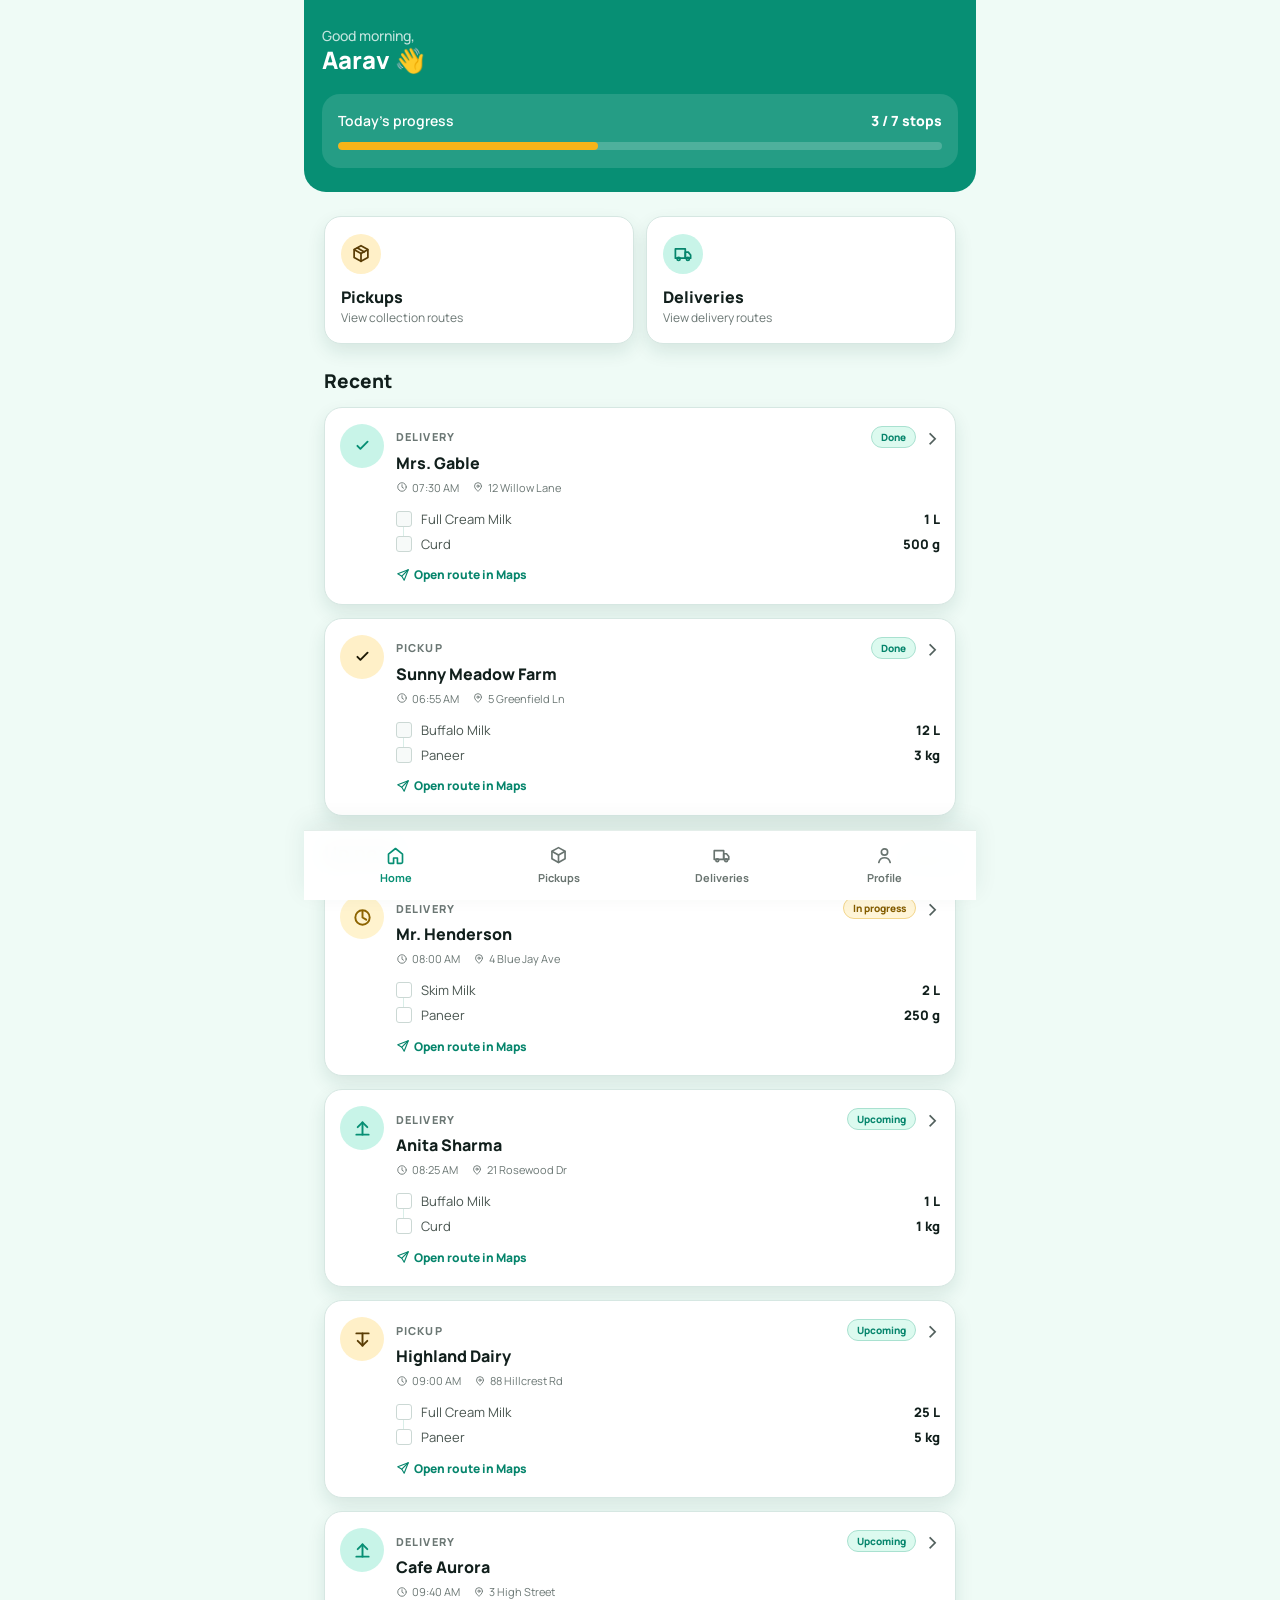
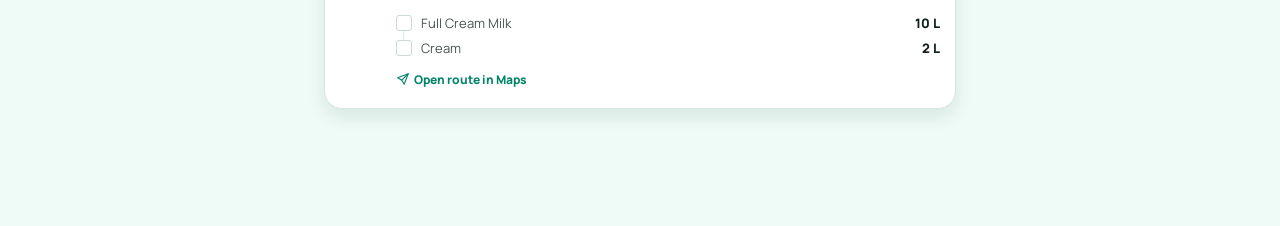
<file: index.html>
<!DOCTYPE html>
<html lang="en">
  <head>
    <!--
      Yeh basic page setup hai. viewport line se app mobile screen ke hisaab se scale hota hai,
      isliye same layout phone aur desktop preview dono par clean dikhega.
    -->
    <meta charset="UTF-8" />
    <meta name="viewport" content="width=device-width, initial-scale=1.0" />
    <title>Home - Morning Drop</title>

    <!--
      Yeh Google Font import hai. Manrope font Lovable preview jaisa soft aur modern look deta hai.
      Agar future mein font change karna ho to yahin link aur CSS :root font-family update karna.
    -->
    <link rel="preconnect" href="https://fonts.googleapis.com" />
    <link rel="preconnect" href="https://fonts.gstatic.com" crossorigin />
    <link
      href="https://fonts.googleapis.com/css2?family=Manrope:wght@400;500;600;700;800&display=swap"
      rel="stylesheet"
    />
    <link rel="stylesheet" href="styles.css" />
  </head>
  <body class="home-page">
    <!--
      app-shell poori home screen ka main container hai. Iski wajah se app desktop par bhi
      phone-width ke andar centered rehta hai, exactly mobile app preview jaisa.
    -->
    <main class="app-shell" aria-label="Morning Drop home screen">
      <!--
        Hero section top ka green dashboard area banata hai. Isme rider greeting,
        rider ka naam, aur aaj ke completed stops ka progress summary dikhta hai.
      -->
      <section class="hero">
        <div class="hero-inner">
          <p class="greeting">Good morning,</p>
          <h1>Aarav <span aria-hidden="true">&#128075;</span></h1>

          <!--
            Progress panel user ko batata hai ki total 7 stops mein se 3 complete hue.
            Yellow bar ki actual length CSS mein .progress-fill ke width se control hoti hai.
          -->
          <div class="progress-panel" aria-label="Today's progress 3 of 7 stops">
            <div class="progress-row">
              <span>Today's progress</span>
              <strong>3 / 7 stops</strong>
            </div>
            <div class="progress-track">
              <span class="progress-fill"></span>
            </div>
          </div>
        </div>
      </section>

      <!--
        Yeh do shortcut cards home screen ke quick actions hain: Pickups aur Deliveries.
        Dono cards navbar wale respective pages par le jaate hain.
      -->
      <section class="quick-actions" aria-label="Route categories">
        <a class="action-card" href="pickup.html" data-route="pickup.html" aria-label="Open Pickup page">
          <!--
            Icon bubble pickup card ko visual identity deta hai.
            SVG use karne se separate image file maintain karne ki zaroorat nahi hoti.
          -->
          <span class="icon-bubble amber" aria-hidden="true">
            <svg viewBox="0 0 24 24" role="img">
              <path d="m12 3 7.5 4.2v8.6L12 20l-7.5-4.2V7.2L12 3Z" />
              <path d="M4.8 7.4 12 11.5l7.2-4.1" />
              <path d="M12 11.5V20" />
              <path d="m8.2 5.5 7.5 4.2" />
            </svg>
          </span>
          <div>
            <h2>Pickups</h2>
            <p>View collection routes</p>
          </div>
        </a>

        <a class="action-card" href="deliveries.html" data-route="deliveries.html" aria-label="Open Deliveries page">
          <!--
            Delivery icon card ke purpose ko quickly communicate karta hai.
            Color CSS class mint se aata hai, SVG path ko touch karne ki zaroorat nahi.
          -->
          <span class="icon-bubble mint" aria-hidden="true">
            <svg viewBox="0 0 24 24" role="img">
              <path d="M3.7 6.5h10.8v10H3.7z" />
              <path d="M14.5 10h3.2l2.6 3.1v3.4h-5.8z" />
              <circle cx="7.2" cy="17.4" r="1.6" />
              <circle cx="17.3" cy="17.4" r="1.6" />
            </svg>
          </span>
          <div>
            <h2>Deliveries</h2>
            <p>View delivery routes</p>
          </div>
        </a>
      </section>

      <!--
        Recent section mein already completed stops dikh rahe hain. Har stop-card ka structure
        same hai, taaki future mein data/backend se cards generate karna easy ho.
      -->
      <section class="route-section">
        <h2 class="section-title">Recent</h2>
        <article class="stop-card">
          <!--
            Status icon card ke left side par quick state dikhata hai.
            Checkmark means yeh stop already done hai.
          -->
          <div class="status-icon done" aria-hidden="true">
            <svg viewBox="0 0 24 24">
              <path d="m6.2 12.4 3.4 3.4 8.2-8.2" />
            </svg>
          </div>
          <div class="stop-content">
            <!--
              Stop topline card ka summary row hai: type, status badge aur chevron.
              Chevron abhi sirf visual hai; later detail page ke liye card clickable ban sakta hai.
            -->
            <div class="stop-topline">
              <p class="stop-type">Delivery</p>
              <span class="status-pill">Done</span>
              <span class="chevron" aria-hidden="true">&rsaquo;</span>
            </div>
            <h3>Mrs. Gable</h3>

            <!--
              Meta row stop ka important context dikhata hai: delivery/pickup time aur address.
              Icons user ko quickly scan karne mein help karte hain.
            -->
            <div class="meta-row">
              <span>
                <svg viewBox="0 0 24 24" aria-hidden="true">
                  <circle cx="12" cy="12" r="8.5" />
                  <path d="M12 7.5v5l3.1 1.9" />
                </svg>
                07:30 AM
              </span>
              <span>
                <svg viewBox="0 0 24 24" aria-hidden="true">
                  <path d="M19 10.3c0 5.2-7 10.2-7 10.2s-7-5-7-10.2a7 7 0 0 1 14 0Z" />
                  <circle cx="12" cy="10.3" r="2.2" />
                </svg>
                12 Willow Lane
              </span>
            </div>

            <!--
              Items list us stop ke products aur quantity show karti hai.
              Abhi checkboxes sirf visual hain; later JS se actual checklist behavior add kar sakte hain.
            -->
            <ul class="items-list">
              <li>
                <span class="fake-check disabled"></span>
                <span>Full Cream Milk</span>
                <strong>1 L</strong>
              </li>
              <li>
                <span class="fake-check disabled"></span>
                <span>Curd</span>
                <strong>500 g</strong>
              </li>
            </ul>
            <p class="maps-label">
              <svg viewBox="0 0 24 24" aria-hidden="true">
                <path d="M21 3 10 14" />
                <path d="m21 3-7 18-4-7-7-4 18-7Z" />
              </svg>
              Open route in Maps
            </p>
          </div>
        </article>

        <article class="stop-card">
          <div class="status-icon pickup-done" aria-hidden="true">
            <svg viewBox="0 0 24 24">
              <path d="m6.2 12.4 3.4 3.4 8.2-8.2" />
            </svg>
          </div>
          <div class="stop-content">
            <div class="stop-topline">
              <p class="stop-type">Pickup</p>
              <span class="status-pill">Done</span>
              <span class="chevron" aria-hidden="true">&rsaquo;</span>
            </div>
            <h3>Sunny Meadow Farm</h3>
            <div class="meta-row">
              <span>
                <svg viewBox="0 0 24 24" aria-hidden="true">
                  <circle cx="12" cy="12" r="8.5" />
                  <path d="M12 7.5v5l3.1 1.9" />
                </svg>
                06:55 AM
              </span>
              <span>
                <svg viewBox="0 0 24 24" aria-hidden="true">
                  <path d="M19 10.3c0 5.2-7 10.2-7 10.2s-7-5-7-10.2a7 7 0 0 1 14 0Z" />
                  <circle cx="12" cy="10.3" r="2.2" />
                </svg>
                5 Greenfield Ln
              </span>
            </div>
            <ul class="items-list">
              <li>
                <span class="fake-check disabled"></span>
                <span>Buffalo Milk</span>
                <strong>12 L</strong>
              </li>
              <li>
                <span class="fake-check disabled"></span>
                <span>Paneer</span>
                <strong>3 kg</strong>
              </li>
            </ul>
            <p class="maps-label">
              <svg viewBox="0 0 24 24" aria-hidden="true">
                <path d="M21 3 10 14" />
                <path d="m21 3-7 18-4-7-7-4 18-7Z" />
              </svg>
              Open route in Maps
            </p>
          </div>
        </article>

      </section>

      <!--
        Up next section rider ko next pending/in-progress stop dikhata hai.
        Yeh home screen ka action-focused part hai jahan se rider next task samjhega.
      -->
      <section class="route-section up-next">
        <div class="section-heading-row">
          <h2 class="section-title">Up next</h2>
          <a class="view-all" href="deliveries.html">View all</a>
        </div>

        <article class="stop-card">
          <div class="status-icon progress" aria-hidden="true">
            <svg viewBox="0 0 24 24">
              <path d="M12 5v7l4.2 2.5" />
              <circle cx="12" cy="12" r="8.2" />
            </svg>
          </div>
          <div class="stop-content">
            <div class="stop-topline">
              <p class="stop-type">Delivery</p>
              <span class="status-pill progress-pill">In progress</span>
              <span class="chevron" aria-hidden="true">&rsaquo;</span>
            </div>
            <h3>Mr. Henderson</h3>
            <div class="meta-row">
              <span>
                <svg viewBox="0 0 24 24" aria-hidden="true">
                  <circle cx="12" cy="12" r="8.5" />
                  <path d="M12 7.5v5l3.1 1.9" />
                </svg>
                08:00 AM
              </span>
              <span>
                <svg viewBox="0 0 24 24" aria-hidden="true">
                  <path d="M19 10.3c0 5.2-7 10.2-7 10.2s-7-5-7-10.2a7 7 0 0 1 14 0Z" />
                  <circle cx="12" cy="10.3" r="2.2" />
                </svg>
                4 Blue Jay Ave
              </span>
            </div>
            <ul class="items-list">
              <li>
                <span class="fake-check"></span>
                <span>Skim Milk</span>
                <strong>2 L</strong>
              </li>
              <li>
                <span class="fake-check"></span>
                <span>Paneer</span>
                <strong>250 g</strong>
              </li>
            </ul>
            <p class="maps-label">
              <svg viewBox="0 0 24 24" aria-hidden="true">
                <path d="M21 3 10 14" />
                <path d="m21 3-7 18-4-7-7-4 18-7Z" />
              </svg>
              Open route in Maps
            </p>
          </div>
        </article>

        <article class="stop-card">
          <div class="status-icon delivery-upcoming" aria-hidden="true">
            <svg viewBox="0 0 24 24">
              <path d="M12 19V5" />
              <path d="m6.5 10.5 5.5-5.5 5.5 5.5" />
              <path d="M5 19h14" />
            </svg>
          </div>
          <div class="stop-content">
            <div class="stop-topline">
              <p class="stop-type">Delivery</p>
              <span class="status-pill">Upcoming</span>
              <span class="chevron" aria-hidden="true">&rsaquo;</span>
            </div>
            <h3>Anita Sharma</h3>
            <div class="meta-row">
              <span>
                <svg viewBox="0 0 24 24" aria-hidden="true">
                  <circle cx="12" cy="12" r="8.5" />
                  <path d="M12 7.5v5l3.1 1.9" />
                </svg>
                08:25 AM
              </span>
              <span>
                <svg viewBox="0 0 24 24" aria-hidden="true">
                  <path d="M19 10.3c0 5.2-7 10.2-7 10.2s-7-5-7-10.2a7 7 0 0 1 14 0Z" />
                  <circle cx="12" cy="10.3" r="2.2" />
                </svg>
                21 Rosewood Dr
              </span>
            </div>
            <ul class="items-list">
              <li>
                <span class="fake-check"></span>
                <span>Buffalo Milk</span>
                <strong>1 L</strong>
              </li>
              <li>
                <span class="fake-check"></span>
                <span>Curd</span>
                <strong>1 kg</strong>
              </li>
            </ul>
            <p class="maps-label">
              <svg viewBox="0 0 24 24" aria-hidden="true">
                <path d="M21 3 10 14" />
                <path d="m21 3-7 18-4-7-7-4 18-7Z" />
              </svg>
              Open route in Maps
            </p>
          </div>
        </article>

        <article class="stop-card">
          <div class="status-icon pickup-upcoming" aria-hidden="true">
            <svg viewBox="0 0 24 24">
              <path d="M12 5v14" />
              <path d="m6.5 13.5 5.5 5.5 5.5-5.5" />
              <path d="M5 5h14" />
            </svg>
          </div>
          <div class="stop-content">
            <div class="stop-topline">
              <p class="stop-type">Pickup</p>
              <span class="status-pill">Upcoming</span>
              <span class="chevron" aria-hidden="true">&rsaquo;</span>
            </div>
            <h3>Highland Dairy</h3>
            <div class="meta-row">
              <span>
                <svg viewBox="0 0 24 24" aria-hidden="true">
                  <circle cx="12" cy="12" r="8.5" />
                  <path d="M12 7.5v5l3.1 1.9" />
                </svg>
                09:00 AM
              </span>
              <span>
                <svg viewBox="0 0 24 24" aria-hidden="true">
                  <path d="M19 10.3c0 5.2-7 10.2-7 10.2s-7-5-7-10.2a7 7 0 0 1 14 0Z" />
                  <circle cx="12" cy="10.3" r="2.2" />
                </svg>
                88 Hillcrest Rd
              </span>
            </div>
            <ul class="items-list">
              <li>
                <span class="fake-check"></span>
                <span>Full Cream Milk</span>
                <strong>25 L</strong>
              </li>
              <li>
                <span class="fake-check"></span>
                <span>Paneer</span>
                <strong>5 kg</strong>
              </li>
            </ul>
            <p class="maps-label">
              <svg viewBox="0 0 24 24" aria-hidden="true">
                <path d="M21 3 10 14" />
                <path d="m21 3-7 18-4-7-7-4 18-7Z" />
              </svg>
              Open route in Maps
            </p>
          </div>
        </article>

        <article class="stop-card">
          <div class="status-icon delivery-upcoming" aria-hidden="true">
            <svg viewBox="0 0 24 24">
              <path d="M12 19V5" />
              <path d="m6.5 10.5 5.5-5.5 5.5 5.5" />
              <path d="M5 19h14" />
            </svg>
          </div>
          <div class="stop-content">
            <div class="stop-topline">
              <p class="stop-type">Delivery</p>
              <span class="status-pill">Upcoming</span>
              <span class="chevron" aria-hidden="true">&rsaquo;</span>
            </div>
            <h3>Cafe Aurora</h3>
            <div class="meta-row">
              <span>
                <svg viewBox="0 0 24 24" aria-hidden="true">
                  <circle cx="12" cy="12" r="8.5" />
                  <path d="M12 7.5v5l3.1 1.9" />
                </svg>
                09:40 AM
              </span>
              <span>
                <svg viewBox="0 0 24 24" aria-hidden="true">
                  <path d="M19 10.3c0 5.2-7 10.2-7 10.2s-7-5-7-10.2a7 7 0 0 1 14 0Z" />
                  <circle cx="12" cy="10.3" r="2.2" />
                </svg>
                3 High Street
              </span>
            </div>
            <ul class="items-list">
              <li>
                <span class="fake-check"></span>
                <span>Full Cream Milk</span>
                <strong>10 L</strong>
              </li>
              <li>
                <span class="fake-check"></span>
                <span>Cream</span>
                <strong>2 L</strong>
              </li>
            </ul>
            <p class="maps-label">
              <svg viewBox="0 0 24 24" aria-hidden="true">
                <path d="M21 3 10 14" />
                <path d="m21 3-7 18-4-7-7-4 18-7Z" />
              </svg>
              Open route in Maps
            </p>
          </div>
        </article>
      </section>
    </main>

    <!--
      Bottom navigation app ke main tabs dikhata hai: Home, Pickups, Deliveries, Profile.
      Ab yeh anchor links hain, isliye user navbar se pages ke beech move kar sakta hai.
    -->
    <nav class="bottom-nav" aria-label="Main navigation">
      <a class="nav-item active" href="index.html">
        <svg viewBox="0 0 24 24" aria-hidden="true">
          <path d="m4 10.5 8-6.5 8 6.5v8.8a1.7 1.7 0 0 1-1.7 1.7h-4.1v-6.1H9.8V21H5.7A1.7 1.7 0 0 1 4 19.3v-8.8Z" />
        </svg>
        Home
      </a>
      <a class="nav-item" href="pickup.html">
        <svg viewBox="0 0 24 24" aria-hidden="true">
          <path d="m12 3 7.5 4.2v8.6L12 20l-7.5-4.2V7.2L12 3Z" />
          <path d="M4.8 7.4 12 11.5l7.2-4.1" />
          <path d="M12 11.5V20" />
        </svg>
        Pickups
      </a>
      <a class="nav-item" href="deliveries.html">
        <svg viewBox="0 0 24 24" aria-hidden="true">
          <path d="M3.7 6.5h10.8v10H3.7z" />
          <path d="M14.5 10h3.2l2.6 3.1v3.4h-5.8z" />
          <circle cx="7.2" cy="17.4" r="1.6" />
          <circle cx="17.3" cy="17.4" r="1.6" />
        </svg>
        Deliveries
      </a>
      <a class="nav-item" href="profile.html">
        <svg viewBox="0 0 24 24" aria-hidden="true">
          <circle cx="12" cy="8" r="3.6" />
          <path d="M5.5 20c.9-3.6 3.2-5.4 6.5-5.4s5.6 1.8 6.5 5.4" />
        </svg>
        Profile
      </a>
    </nav>

    <!--
      JS file future interactions ke liye linked hai. Navbar links normal HTML anchors se work karte hain.
    -->
    <script src="script.js"></script>
  </body>
</html>
</file>
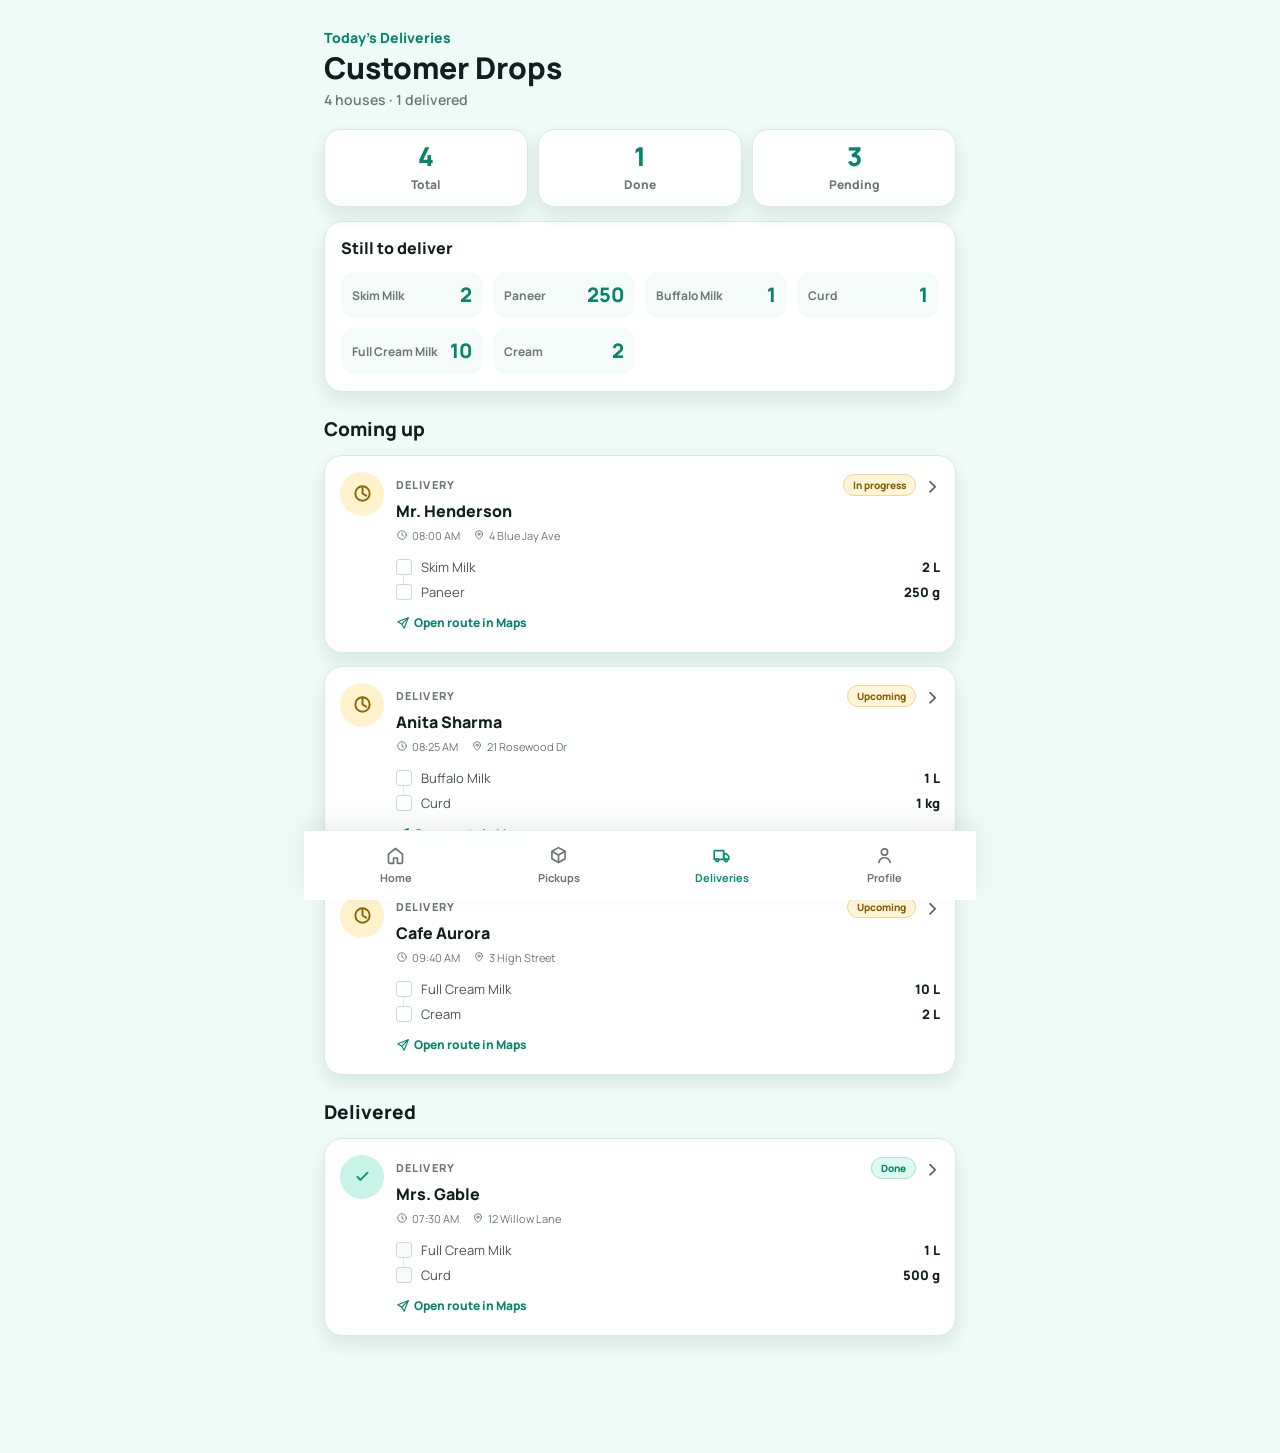
<file: deliveries.html>
<!DOCTYPE html>
<html lang="en">
  <head>
    <!--
      Deliveries page bhi same mobile-first setup use karta hai.
      Isse Home, Pickup aur Deliveries pages ek hi app ka part lagte hain.
    -->
    <meta charset="UTF-8" />
    <meta name="viewport" content="width=device-width, initial-scale=1.0" />
    <title>Deliveries - Morning Drop</title>

    <!--
      Same Manrope font yahan bhi use ho raha hai taaki typography poori app mein consistent rahe.
      Agar app ka font later change karna ho to sab pages ke font links ko same update karna.
    -->
    <link rel="preconnect" href="https://fonts.googleapis.com" />
    <link rel="preconnect" href="https://fonts.gstatic.com" crossorigin />
    <link
      href="https://fonts.googleapis.com/css2?family=Manrope:wght@400;500;600;700;800&display=swap"
      rel="stylesheet"
    />
    <link rel="stylesheet" href="styles.css" />
  </head>
  <body class="deliveries-page">
    <!--
      app-shell mobile canvas maintain karta hai. page-shell top spacing deta hai
      kyunki is screen par Home jaisa green hero header nahi hai.
    -->
    <main class="app-shell page-shell" aria-label="Morning Drop deliveries screen">
      <!--
        Page header user ko batata hai ki woh customer delivery route par hai.
        Subtitle mein total houses aur already delivered count quick summary ke form mein hai.
      -->
      <header class="page-header">
        <p class="page-kicker">Today's Deliveries</p>
        <h1 class="page-title">Customer Drops</h1>
        <p class="page-subtitle">4 houses · 1 delivered</p>
      </header>

      <!--
        Delivery stats strip route ka high-level count dikhata hai:
        total stops, done stops aur pending stops. Yeh rider ko workload instantly batata hai.
      -->
      <section class="stats-grid" aria-label="Delivery progress summary">
        <article class="stat-card">
          <strong>4</strong>
          <span>Total</span>
        </article>
        <article class="stat-card">
          <strong>1</strong>
          <span>Done</span>
        </article>
        <article class="stat-card">
          <strong>3</strong>
          <span>Pending</span>
        </article>
      </section>

      <!--
        Still to deliver panel pending products ka total snapshot dikhata hai.
        Backend aane par yeh values remaining delivery stops se calculate ho sakti hain.
      -->
      <section class="summary-panel" aria-label="Still to deliver">
        <h2>Still to deliver</h2>
        <div class="summary-grid">
          <article class="summary-item">
            <span>Skim Milk</span>
            <strong>2</strong>
          </article>
          <article class="summary-item">
            <span>Paneer</span>
            <strong>250</strong>
          </article>
          <article class="summary-item">
            <span>Buffalo Milk</span>
            <strong>1</strong>
          </article>
          <article class="summary-item">
            <span>Curd</span>
            <strong>1</strong>
          </article>
          <article class="summary-item">
            <span>Full Cream Milk</span>
            <strong>10</strong>
          </article>
          <article class="summary-item">
            <span>Cream</span>
            <strong>2</strong>
          </article>
        </div>
      </section>

      <!--
        Coming up section pending/in-progress deliveries ko route order mein list karta hai.
        Same stop-card component reuse ho raha hai, taaki future data rendering simple rahe.
      -->
      <section class="route-section coming-up">
        <h2 class="section-title">Coming up</h2>

        <article class="stop-card">
          <div class="status-icon progress" aria-hidden="true">
            <svg viewBox="0 0 24 24">
              <path d="M12 5v7l4.2 2.5" />
              <circle cx="12" cy="12" r="8.2" />
            </svg>
          </div>
          <div class="stop-content">
            <div class="stop-topline">
              <p class="stop-type">Delivery</p>
              <span class="status-pill progress-pill">In progress</span>
              <span class="chevron" aria-hidden="true">&rsaquo;</span>
            </div>
            <h3>Mr. Henderson</h3>
            <div class="meta-row">
              <span>
                <svg viewBox="0 0 24 24" aria-hidden="true">
                  <circle cx="12" cy="12" r="8.5" />
                  <path d="M12 7.5v5l3.1 1.9" />
                </svg>
                08:00 AM
              </span>
              <span>
                <svg viewBox="0 0 24 24" aria-hidden="true">
                  <path d="M19 10.3c0 5.2-7 10.2-7 10.2s-7-5-7-10.2a7 7 0 0 1 14 0Z" />
                  <circle cx="12" cy="10.3" r="2.2" />
                </svg>
                4 Blue Jay Ave
              </span>
            </div>
            <ul class="items-list">
              <li>
                <span class="fake-check"></span>
                <span>Skim Milk</span>
                <strong>2 L</strong>
              </li>
              <li>
                <span class="fake-check"></span>
                <span>Paneer</span>
                <strong>250 g</strong>
              </li>
            </ul>
            <p class="maps-label">
              <svg viewBox="0 0 24 24" aria-hidden="true">
                <path d="M21 3 10 14" />
                <path d="m21 3-7 18-4-7-7-4 18-7Z" />
              </svg>
              Open route in Maps
            </p>
          </div>
        </article>

        <article class="stop-card">
          <div class="status-icon progress" aria-hidden="true">
            <svg viewBox="0 0 24 24">
              <path d="M12 5v7l4.2 2.5" />
              <circle cx="12" cy="12" r="8.2" />
            </svg>
          </div>
          <div class="stop-content">
            <div class="stop-topline">
              <p class="stop-type">Delivery</p>
              <span class="status-pill progress-pill">Upcoming</span>
              <span class="chevron" aria-hidden="true">&rsaquo;</span>
            </div>
            <h3>Anita Sharma</h3>
            <div class="meta-row">
              <span>
                <svg viewBox="0 0 24 24" aria-hidden="true">
                  <circle cx="12" cy="12" r="8.5" />
                  <path d="M12 7.5v5l3.1 1.9" />
                </svg>
                08:25 AM
              </span>
              <span>
                <svg viewBox="0 0 24 24" aria-hidden="true">
                  <path d="M19 10.3c0 5.2-7 10.2-7 10.2s-7-5-7-10.2a7 7 0 0 1 14 0Z" />
                  <circle cx="12" cy="10.3" r="2.2" />
                </svg>
                21 Rosewood Dr
              </span>
            </div>
            <ul class="items-list">
              <li>
                <span class="fake-check"></span>
                <span>Buffalo Milk</span>
                <strong>1 L</strong>
              </li>
              <li>
                <span class="fake-check"></span>
                <span>Curd</span>
                <strong>1 kg</strong>
              </li>
            </ul>
            <p class="maps-label">
              <svg viewBox="0 0 24 24" aria-hidden="true">
                <path d="M21 3 10 14" />
                <path d="m21 3-7 18-4-7-7-4 18-7Z" />
              </svg>
              Open route in Maps
            </p>
          </div>
        </article>

        <article class="stop-card">
          <div class="status-icon progress" aria-hidden="true">
            <svg viewBox="0 0 24 24">
              <path d="M12 5v7l4.2 2.5" />
              <circle cx="12" cy="12" r="8.2" />
            </svg>
          </div>
          <div class="stop-content">
            <div class="stop-topline">
              <p class="stop-type">Delivery</p>
              <span class="status-pill progress-pill">Upcoming</span>
              <span class="chevron" aria-hidden="true">&rsaquo;</span>
            </div>
            <h3>Cafe Aurora</h3>
            <div class="meta-row">
              <span>
                <svg viewBox="0 0 24 24" aria-hidden="true">
                  <circle cx="12" cy="12" r="8.5" />
                  <path d="M12 7.5v5l3.1 1.9" />
                </svg>
                09:40 AM
              </span>
              <span>
                <svg viewBox="0 0 24 24" aria-hidden="true">
                  <path d="M19 10.3c0 5.2-7 10.2-7 10.2s-7-5-7-10.2a7 7 0 0 1 14 0Z" />
                  <circle cx="12" cy="10.3" r="2.2" />
                </svg>
                3 High Street
              </span>
            </div>
            <ul class="items-list">
              <li>
                <span class="fake-check"></span>
                <span>Full Cream Milk</span>
                <strong>10 L</strong>
              </li>
              <li>
                <span class="fake-check"></span>
                <span>Cream</span>
                <strong>2 L</strong>
              </li>
            </ul>
            <p class="maps-label">
              <svg viewBox="0 0 24 24" aria-hidden="true">
                <path d="M21 3 10 14" />
                <path d="m21 3-7 18-4-7-7-4 18-7Z" />
              </svg>
              Open route in Maps
            </p>
          </div>
        </article>
      </section>

      <!--
        Delivered section completed customer drops ko separate rakhta hai.
        Isse rider pending kaam aur completed history ko easily distinguish kar sakta hai.
      -->
      <section class="route-section">
        <h2 class="section-title">Delivered</h2>

        <article class="stop-card">
          <div class="status-icon done" aria-hidden="true">
            <svg viewBox="0 0 24 24">
              <path d="m6.2 12.4 3.4 3.4 8.2-8.2" />
            </svg>
          </div>
          <div class="stop-content">
            <div class="stop-topline">
              <p class="stop-type">Delivery</p>
              <span class="status-pill">Done</span>
              <span class="chevron" aria-hidden="true">&rsaquo;</span>
            </div>
            <h3>Mrs. Gable</h3>
            <div class="meta-row">
              <span>
                <svg viewBox="0 0 24 24" aria-hidden="true">
                  <circle cx="12" cy="12" r="8.5" />
                  <path d="M12 7.5v5l3.1 1.9" />
                </svg>
                07:30 AM
              </span>
              <span>
                <svg viewBox="0 0 24 24" aria-hidden="true">
                  <path d="M19 10.3c0 5.2-7 10.2-7 10.2s-7-5-7-10.2a7 7 0 0 1 14 0Z" />
                  <circle cx="12" cy="10.3" r="2.2" />
                </svg>
                12 Willow Lane
              </span>
            </div>
            <ul class="items-list">
              <li>
                <span class="fake-check disabled"></span>
                <span>Full Cream Milk</span>
                <strong>1 L</strong>
              </li>
              <li>
                <span class="fake-check disabled"></span>
                <span>Curd</span>
                <strong>500 g</strong>
              </li>
            </ul>
            <p class="maps-label">
              <svg viewBox="0 0 24 24" aria-hidden="true">
                <path d="M21 3 10 14" />
                <path d="m21 3-7 18-4-7-7-4 18-7Z" />
              </svg>
              Open route in Maps
            </p>
          </div>
        </article>
      </section>
    </main>

    <!--
      Bottom nav same app navigation dikhata hai. Deliveries active hai,
      aur baaki tabs real links hain taaki pages ke beech move kar sakein.
    -->
    <nav class="bottom-nav" aria-label="Main navigation">
      <a class="nav-item" href="index.html">
        <svg viewBox="0 0 24 24" aria-hidden="true">
          <path d="m4 10.5 8-6.5 8 6.5v8.8a1.7 1.7 0 0 1-1.7 1.7h-4.1v-6.1H9.8V21H5.7A1.7 1.7 0 0 1 4 19.3v-8.8Z" />
        </svg>
        Home
      </a>
      <a class="nav-item" href="pickup.html">
        <svg viewBox="0 0 24 24" aria-hidden="true">
          <path d="m12 3 7.5 4.2v8.6L12 20l-7.5-4.2V7.2L12 3Z" />
          <path d="M4.8 7.4 12 11.5l7.2-4.1" />
          <path d="M12 11.5V20" />
        </svg>
        Pickups
      </a>
      <a class="nav-item active" href="deliveries.html">
        <svg viewBox="0 0 24 24" aria-hidden="true">
          <path d="M3.7 6.5h10.8v10H3.7z" />
          <path d="M14.5 10h3.2l2.6 3.1v3.4h-5.8z" />
          <circle cx="7.2" cy="17.4" r="1.6" />
          <circle cx="17.3" cy="17.4" r="1.6" />
        </svg>
        Deliveries
      </a>
      <a class="nav-item" href="profile.html">
        <svg viewBox="0 0 24 24" aria-hidden="true">
          <circle cx="12" cy="8" r="3.6" />
          <path d="M5.5 20c.9-3.6 3.2-5.4 6.5-5.4s5.6 1.8 6.5 5.4" />
        </svg>
        Profile
      </a>
    </nav>

    <script src="script.js"></script>
  </body>
</html>
</file>
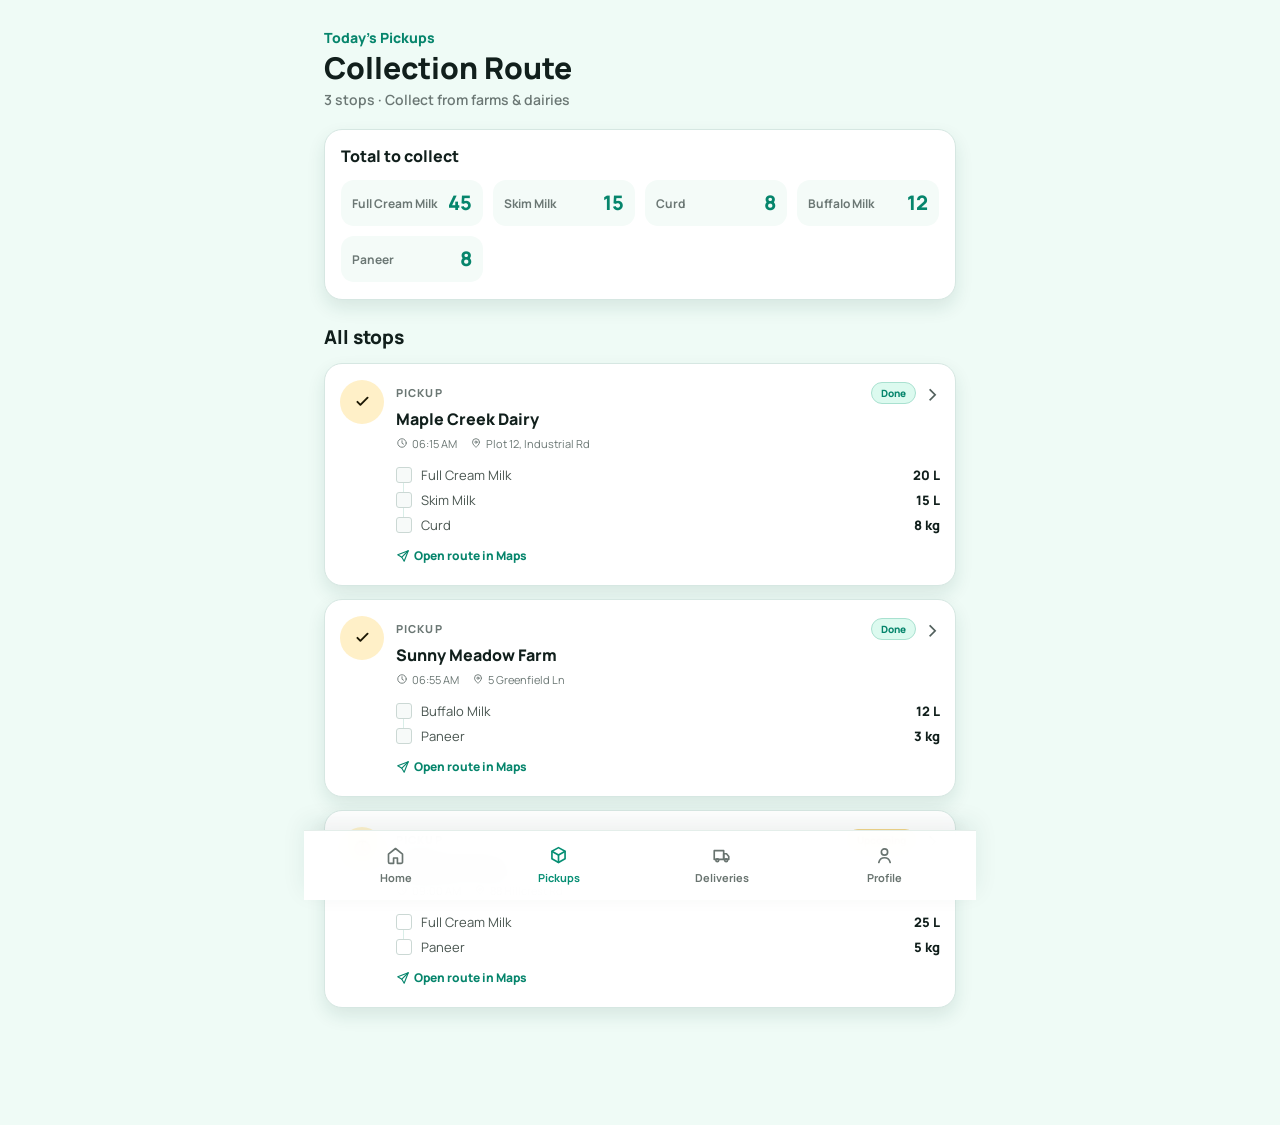
<file: pickup.html>
<!DOCTYPE html>
<html lang="en">
  <head>
    <!--
      Pickup page ka setup Home page jaisa hi hai, taaki poori app ka mobile preview
      consistent rahe aur har page same font/CSS system use kare.
    -->
    <meta charset="UTF-8" />
    <meta name="viewport" content="width=device-width, initial-scale=1.0" />
    <title>Pickups - Morning Drop</title>

    <!--
      Manrope font app ko Lovable preview jaisa rounded, clean aur friendly feel deta hai.
      Is page par bhi same font use kar rahe hain taaki Home se visual mismatch na ho.
    -->
    <link rel="preconnect" href="https://fonts.googleapis.com" />
    <link rel="preconnect" href="https://fonts.gstatic.com" crossorigin />
    <link
      href="https://fonts.googleapis.com/css2?family=Manrope:wght@400;500;600;700;800&display=swap"
      rel="stylesheet"
    />
    <link rel="stylesheet" href="styles.css" />
  </head>
  <body class="pickup-page">
    <!--
      app-shell page ko centered mobile canvas mein rakhta hai.
      Pickup, Delivery, Profile sab pages isi wrapper ko reuse karenge.
    -->
    <main class="app-shell page-shell" aria-label="Morning Drop pickup screen">
      <!--
        Page header Pickup screen ka title area hai. Yeh user ko batata hai ki ab woh
        aaj ke collection route par hai, jahan farms/dairies se items collect karne hain.
      -->
      <header class="page-header">
        <p class="page-kicker">Today's Pickups</p>
        <h1 class="page-title">Collection Route</h1>
        <p class="page-subtitle">3 stops · Collect from farms &amp; dairies</p>
      </header>

      <!--
        Total to collect summary rider ko route start karne se pehle total quantities dikhata hai.
        Backend aane par yeh values pickups data se calculate ho sakti hain.
      -->
      <section class="summary-panel" aria-label="Total to collect">
        <h2>Total to collect</h2>
        <div class="summary-grid">
          <article class="summary-item">
            <span>Full Cream Milk</span>
            <strong>45</strong>
          </article>
          <article class="summary-item">
            <span>Skim Milk</span>
            <strong>15</strong>
          </article>
          <article class="summary-item">
            <span>Curd</span>
            <strong>8</strong>
          </article>
          <article class="summary-item">
            <span>Buffalo Milk</span>
            <strong>12</strong>
          </article>
          <article class="summary-item">
            <span>Paneer</span>
            <strong>8</strong>
          </article>
        </div>
      </section>

      <!--
        All stops section pickup route ke saare farm/dairy stops list karta hai.
        Har stop-card Home page wala same component reuse karta hai for consistency.
      -->
      <section class="route-section">
        <h2 class="section-title">All stops</h2>

        <article class="stop-card">
          <div class="status-icon pickup-done" aria-hidden="true">
            <svg viewBox="0 0 24 24">
              <path d="m6.2 12.4 3.4 3.4 8.2-8.2" />
            </svg>
          </div>
          <div class="stop-content">
            <div class="stop-topline">
              <p class="stop-type">Pickup</p>
              <span class="status-pill">Done</span>
              <span class="chevron" aria-hidden="true">&rsaquo;</span>
            </div>
            <h3>Maple Creek Dairy</h3>
            <div class="meta-row">
              <span>
                <svg viewBox="0 0 24 24" aria-hidden="true">
                  <circle cx="12" cy="12" r="8.5" />
                  <path d="M12 7.5v5l3.1 1.9" />
                </svg>
                06:15 AM
              </span>
              <span>
                <svg viewBox="0 0 24 24" aria-hidden="true">
                  <path d="M19 10.3c0 5.2-7 10.2-7 10.2s-7-5-7-10.2a7 7 0 0 1 14 0Z" />
                  <circle cx="12" cy="10.3" r="2.2" />
                </svg>
                Plot 12, Industrial Rd
              </span>
            </div>
            <ul class="items-list">
              <li>
                <span class="fake-check disabled"></span>
                <span>Full Cream Milk</span>
                <strong>20 L</strong>
              </li>
              <li>
                <span class="fake-check disabled"></span>
                <span>Skim Milk</span>
                <strong>15 L</strong>
              </li>
              <li>
                <span class="fake-check disabled"></span>
                <span>Curd</span>
                <strong>8 kg</strong>
              </li>
            </ul>
            <p class="maps-label">
              <svg viewBox="0 0 24 24" aria-hidden="true">
                <path d="M21 3 10 14" />
                <path d="m21 3-7 18-4-7-7-4 18-7Z" />
              </svg>
              Open route in Maps
            </p>
          </div>
        </article>

        <article class="stop-card">
          <div class="status-icon pickup-done" aria-hidden="true">
            <svg viewBox="0 0 24 24">
              <path d="m6.2 12.4 3.4 3.4 8.2-8.2" />
            </svg>
          </div>
          <div class="stop-content">
            <div class="stop-topline">
              <p class="stop-type">Pickup</p>
              <span class="status-pill">Done</span>
              <span class="chevron" aria-hidden="true">&rsaquo;</span>
            </div>
            <h3>Sunny Meadow Farm</h3>
            <div class="meta-row">
              <span>
                <svg viewBox="0 0 24 24" aria-hidden="true">
                  <circle cx="12" cy="12" r="8.5" />
                  <path d="M12 7.5v5l3.1 1.9" />
                </svg>
                06:55 AM
              </span>
              <span>
                <svg viewBox="0 0 24 24" aria-hidden="true">
                  <path d="M19 10.3c0 5.2-7 10.2-7 10.2s-7-5-7-10.2a7 7 0 0 1 14 0Z" />
                  <circle cx="12" cy="10.3" r="2.2" />
                </svg>
                5 Greenfield Ln
              </span>
            </div>
            <ul class="items-list">
              <li>
                <span class="fake-check disabled"></span>
                <span>Buffalo Milk</span>
                <strong>12 L</strong>
              </li>
              <li>
                <span class="fake-check disabled"></span>
                <span>Paneer</span>
                <strong>3 kg</strong>
              </li>
            </ul>
            <p class="maps-label">
              <svg viewBox="0 0 24 24" aria-hidden="true">
                <path d="M21 3 10 14" />
                <path d="m21 3-7 18-4-7-7-4 18-7Z" />
              </svg>
              Open route in Maps
            </p>
          </div>
        </article>

        <article class="stop-card">
          <div class="status-icon progress" aria-hidden="true">
            <svg viewBox="0 0 24 24">
              <path d="M12 5v7l4.2 2.5" />
              <circle cx="12" cy="12" r="8.2" />
            </svg>
          </div>
          <div class="stop-content">
            <div class="stop-topline">
              <p class="stop-type">Pickup</p>
              <span class="status-pill progress-pill">Upcoming</span>
              <span class="chevron" aria-hidden="true">&rsaquo;</span>
            </div>
            <h3>Highland Dairy</h3>
            <div class="meta-row">
              <span>
                <svg viewBox="0 0 24 24" aria-hidden="true">
                  <circle cx="12" cy="12" r="8.5" />
                  <path d="M12 7.5v5l3.1 1.9" />
                </svg>
                09:00 AM
              </span>
              <span>
                <svg viewBox="0 0 24 24" aria-hidden="true">
                  <path d="M19 10.3c0 5.2-7 10.2-7 10.2s-7-5-7-10.2a7 7 0 0 1 14 0Z" />
                  <circle cx="12" cy="10.3" r="2.2" />
                </svg>
                88 Hillcrest Rd
              </span>
            </div>
            <ul class="items-list">
              <li>
                <span class="fake-check"></span>
                <span>Full Cream Milk</span>
                <strong>25 L</strong>
              </li>
              <li>
                <span class="fake-check"></span>
                <span>Paneer</span>
                <strong>5 kg</strong>
              </li>
            </ul>
            <p class="maps-label">
              <svg viewBox="0 0 24 24" aria-hidden="true">
                <path d="M21 3 10 14" />
                <path d="m21 3-7 18-4-7-7-4 18-7Z" />
              </svg>
              Open route in Maps
            </p>
          </div>
        </article>
      </section>
    </main>

    <!--
      Same bottom nav har page par rahega. Pickups page par Pickups active hai,
      aur links se user Home, Deliveries, Profile pages par ja sakta hai.
    -->
    <nav class="bottom-nav" aria-label="Main navigation">
      <a class="nav-item" href="index.html">
        <svg viewBox="0 0 24 24" aria-hidden="true">
          <path d="m4 10.5 8-6.5 8 6.5v8.8a1.7 1.7 0 0 1-1.7 1.7h-4.1v-6.1H9.8V21H5.7A1.7 1.7 0 0 1 4 19.3v-8.8Z" />
        </svg>
        Home
      </a>
      <a class="nav-item active" href="pickup.html">
        <svg viewBox="0 0 24 24" aria-hidden="true">
          <path d="m12 3 7.5 4.2v8.6L12 20l-7.5-4.2V7.2L12 3Z" />
          <path d="M4.8 7.4 12 11.5l7.2-4.1" />
          <path d="M12 11.5V20" />
        </svg>
        Pickups
      </a>
      <a class="nav-item" href="deliveries.html">
        <svg viewBox="0 0 24 24" aria-hidden="true">
          <path d="M3.7 6.5h10.8v10H3.7z" />
          <path d="M14.5 10h3.2l2.6 3.1v3.4h-5.8z" />
          <circle cx="7.2" cy="17.4" r="1.6" />
          <circle cx="17.3" cy="17.4" r="1.6" />
        </svg>
        Deliveries
      </a>
      <a class="nav-item" href="profile.html">
        <svg viewBox="0 0 24 24" aria-hidden="true">
          <circle cx="12" cy="8" r="3.6" />
          <path d="M5.5 20c.9-3.6 3.2-5.4 6.5-5.4s5.6 1.8 6.5 5.4" />
        </svg>
        Profile
      </a>
    </nav>

    <script src="script.js"></script>
  </body>
</html>
</file>
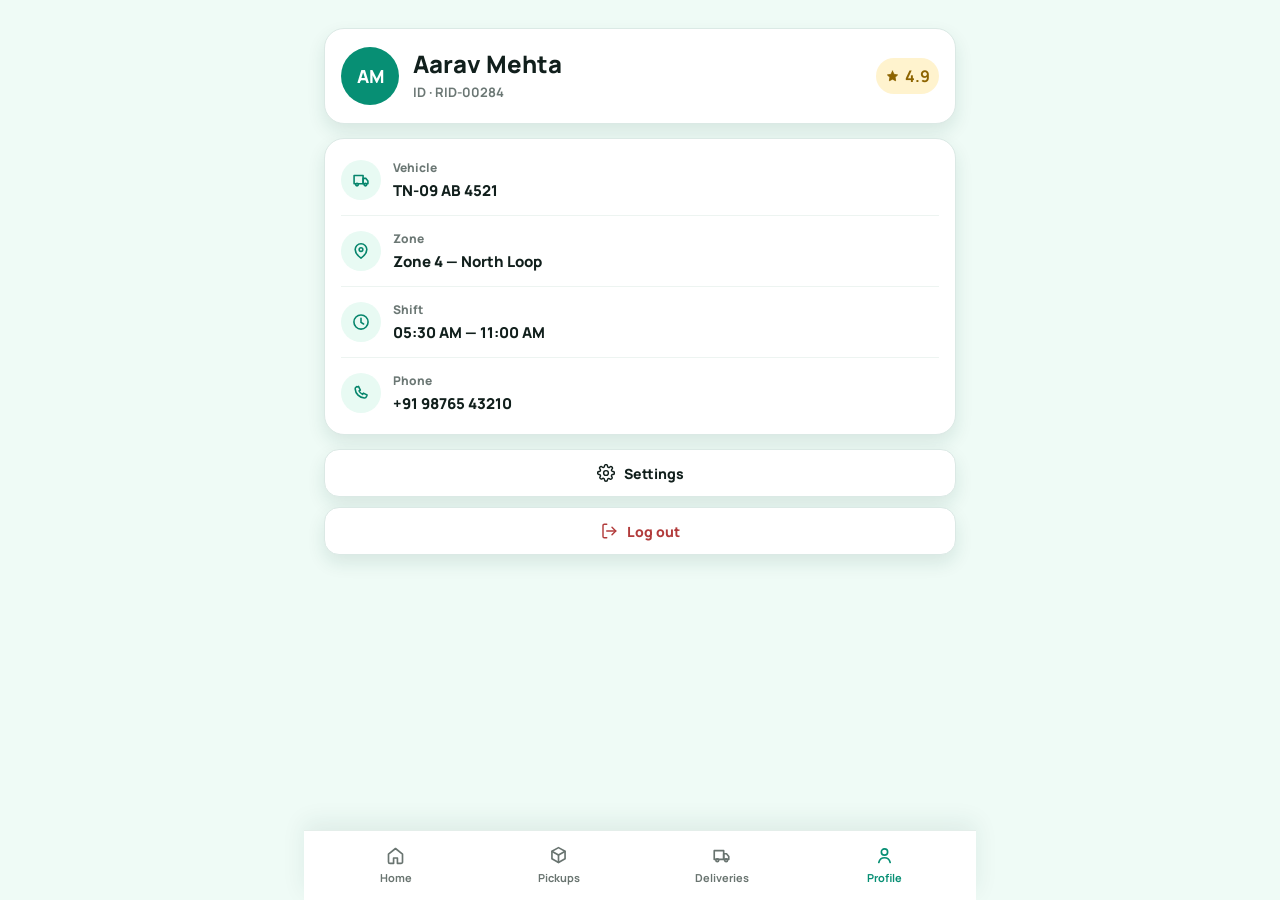
<file: profile.html>
<!DOCTYPE html>
<html lang="en">
  <head>
    <!--
      Profile page ka setup baaki screens jaisa hi rakha hai.
      Same viewport, font aur CSS se poori app ek single consistent product lagti hai.
    -->
    <meta charset="UTF-8" />
    <meta name="viewport" content="width=device-width, initial-scale=1.0" />
    <title>Profile - Morning Drop</title>

    <!--
      Manrope font rider profile ko bhi same soft app look deta hai.
      Agar future mein typography badalni ho to sab pages ke font import ko same update karna.
    -->
    <link rel="preconnect" href="https://fonts.googleapis.com" />
    <link rel="preconnect" href="https://fonts.gstatic.com" crossorigin />
    <link
      href="https://fonts.googleapis.com/css2?family=Manrope:wght@400;500;600;700;800&display=swap"
      rel="stylesheet"
    />
    <link rel="stylesheet" href="styles.css" />
  </head>
  <body>
    <!--
      app-shell profile content ko same centered mobile width mein rakhta hai.
      page-shell top spacing deta hai kyunki is page par green hero nahi hai.
    -->
    <main class="app-shell page-shell profile-shell" aria-label="Morning Drop profile screen">
      <!--
        Profile hero rider ki identity ka main block hai.
        Initial avatar, rider name, rider ID aur rating ek hi card mein grouped hain.
      -->
      <section class="profile-card" aria-label="Rider profile">
        <div class="avatar" aria-hidden="true">AM</div>
        <div class="profile-main">
          <h1 class="page-title profile-name">Aarav Mehta</h1>
          <p class="rider-id">ID · RID-00284</p>
        </div>
        <div class="rating-badge" aria-label="Rating 4.9">
          <svg viewBox="0 0 24 24" aria-hidden="true">
            <path d="m12 3.5 2.5 5.1 5.6.8-4 3.9.9 5.5-5-2.6-5 2.6.9-5.5-4-3.9 5.6-.8L12 3.5Z" />
          </svg>
          <strong>4.9</strong>
        </div>
      </section>

      <!--
        Details panel rider ke operational details show karta hai.
        Yeh information delivery operations mein useful hoti hai: vehicle, zone, shift, phone.
      -->
      <section class="details-panel" aria-label="Rider details">
        <article class="detail-row">
          <span class="detail-icon" aria-hidden="true">
            <svg viewBox="0 0 24 24">
              <path d="M3.7 6.5h10.8v10H3.7z" />
              <path d="M14.5 10h3.2l2.6 3.1v3.4h-5.8z" />
              <circle cx="7.2" cy="17.4" r="1.6" />
              <circle cx="17.3" cy="17.4" r="1.6" />
            </svg>
          </span>
          <div>
            <p>Vehicle</p>
            <strong>TN-09 AB 4521</strong>
          </div>
        </article>

        <article class="detail-row">
          <span class="detail-icon" aria-hidden="true">
            <svg viewBox="0 0 24 24">
              <path d="M19 10.3c0 5.2-7 10.2-7 10.2s-7-5-7-10.2a7 7 0 0 1 14 0Z" />
              <circle cx="12" cy="10.3" r="2.2" />
            </svg>
          </span>
          <div>
            <p>Zone</p>
            <strong>Zone 4 — North Loop</strong>
          </div>
        </article>

        <article class="detail-row">
          <span class="detail-icon" aria-hidden="true">
            <svg viewBox="0 0 24 24">
              <circle cx="12" cy="12" r="8.5" />
              <path d="M12 7.5v5l3.1 1.9" />
            </svg>
          </span>
          <div>
            <p>Shift</p>
            <strong>05:30 AM — 11:00 AM</strong>
          </div>
        </article>

        <article class="detail-row">
          <span class="detail-icon" aria-hidden="true">
            <svg viewBox="0 0 24 24">
              <path d="M7.1 4.8 9 4.1l2.2 4.4-1.5 1.1c.9 1.8 2.2 3.1 4.1 4.1l1.1-1.5 4.4 2.2-.7 1.9c-.4 1.1-1.4 1.8-2.6 1.7-5.9-.4-10.6-5.1-11-11-.1-1.2.6-2.2 1.7-2.6Z" />
            </svg>
          </span>
          <div>
            <p>Phone</p>
            <strong>+91 98765 43210</strong>
          </div>
        </article>
      </section>

      <!--
        Action buttons abhi visual-only hain. Later Settings screen aur logout flow add karte waqt
        in buttons ko actual click behavior diya ja sakta hai.
      -->
      <section class="profile-actions" aria-label="Profile actions">
        <button type="button" class="profile-button">
          <svg viewBox="0 0 24 24" aria-hidden="true">
            <path d="M12 15.2a3.2 3.2 0 1 0 0-6.4 3.2 3.2 0 0 0 0 6.4Z" />
            <path d="M19.4 15a1.7 1.7 0 0 0 .3 1.9l.1.1a2 2 0 0 1-2.8 2.8l-.1-.1a1.7 1.7 0 0 0-1.9-.3 1.7 1.7 0 0 0-1 1.6V21a2 2 0 0 1-4 0v-.1a1.7 1.7 0 0 0-1.1-1.6 1.7 1.7 0 0 0-1.9.3l-.1.1A2 2 0 0 1 4.1 17l.1-.1A1.7 1.7 0 0 0 4.5 15a1.7 1.7 0 0 0-1.6-1H2.8a2 2 0 0 1 0-4h.1a1.7 1.7 0 0 0 1.6-1.1A1.7 1.7 0 0 0 4.2 7l-.1-.1A2 2 0 0 1 6.9 4l.1.1a1.7 1.7 0 0 0 1.9.3H9a1.7 1.7 0 0 0 1-1.6V2.8a2 2 0 0 1 4 0v.1a1.7 1.7 0 0 0 1.1 1.6 1.7 1.7 0 0 0 1.9-.3l.1-.1A2 2 0 0 1 19.9 7l-.1.1a1.7 1.7 0 0 0-.3 1.9V9a1.7 1.7 0 0 0 1.6 1h.1a2 2 0 0 1 0 4h-.1a1.7 1.7 0 0 0-1.7 1Z" />
          </svg>
          Settings
        </button>
        <button type="button" class="profile-button danger">
          <svg viewBox="0 0 24 24" aria-hidden="true">
            <path d="M9 21H5.7A1.7 1.7 0 0 1 4 19.3V4.7A1.7 1.7 0 0 1 5.7 3H9" />
            <path d="M16 17l5-5-5-5" />
            <path d="M21 12H9" />
          </svg>
          Log out
        </button>
      </section>
    </main>

    <!--
      Bottom nav mein Profile active hai. Yeh links app ke chaar screens ko connect karte hain.
      Profile ke Settings/Log out buttons abhi visual-only hain.
    -->
    <nav class="bottom-nav" aria-label="Main navigation">
      <a class="nav-item" href="index.html">
        <svg viewBox="0 0 24 24" aria-hidden="true">
          <path d="m4 10.5 8-6.5 8 6.5v8.8a1.7 1.7 0 0 1-1.7 1.7h-4.1v-6.1H9.8V21H5.7A1.7 1.7 0 0 1 4 19.3v-8.8Z" />
        </svg>
        Home
      </a>
      <a class="nav-item" href="pickup.html">
        <svg viewBox="0 0 24 24" aria-hidden="true">
          <path d="m12 3 7.5 4.2v8.6L12 20l-7.5-4.2V7.2L12 3Z" />
          <path d="M4.8 7.4 12 11.5l7.2-4.1" />
          <path d="M12 11.5V20" />
        </svg>
        Pickups
      </a>
      <a class="nav-item" href="deliveries.html">
        <svg viewBox="0 0 24 24" aria-hidden="true">
          <path d="M3.7 6.5h10.8v10H3.7z" />
          <path d="M14.5 10h3.2l2.6 3.1v3.4h-5.8z" />
          <circle cx="7.2" cy="17.4" r="1.6" />
          <circle cx="17.3" cy="17.4" r="1.6" />
        </svg>
        Deliveries
      </a>
      <a class="nav-item active" href="profile.html">
        <svg viewBox="0 0 24 24" aria-hidden="true">
          <circle cx="12" cy="8" r="3.6" />
          <path d="M5.5 20c.9-3.6 3.2-5.4 6.5-5.4s5.6 1.8 6.5 5.4" />
        </svg>
        Profile
      </a>
    </nav>

    <script src="script.js"></script>
  </body>
</html>
</file>
<file: styles.css>
:root {
  /*
    Theme tokens app ke design ka central control room hain.
    Agar future mein color palette, card shadow, ya brand green change karna ho,
    to mostly yahin variables update karne se poori app ka look change ho jayega.
  */
  --bg: #effbf6;
  --surface: #ffffff;
  --ink: #111f1c;
  --muted: #6b7774;
  --line: #dbe9e5;
  --teal: #078f74;
  --teal-deep: #06856c;
  --teal-soft: #c8f4e8;
  --amber: #f6b419;
  --amber-soft: #fff0c8;
  --shadow: 0 8px 18px rgba(19, 76, 65, 0.11);
  font-family: "Manrope", system-ui, -apple-system, BlinkMacSystemFont, "Segoe UI", sans-serif;
}

/*
  Yeh reset ensure karta hai ki padding/border element ke total size ke andar count ho.
  Isse cards aur nav ki width predictable rehti hai jab hum spacing edit karte hain.
*/
* {
  box-sizing: border-box;
}

/*
  Body poori app ka base background aur text color set karta hai.
  Mint background Lovable preview wala light fresh delivery-app feel create karta hai.
*/
body {
  margin: 0;
  min-height: 100vh;
  color: var(--ink);
  background: var(--bg);
}

/*
  Saare inline SVG icons ke liye common style. Stroke currentColor use karta hai,
  isliye icon ka color parent class se control hota hai, alag-alag SVG edit nahi karne padte.
*/
svg {
  display: block;
  width: 100%;
  height: 100%;
  fill: none;
  stroke: currentColor;
  stroke-linecap: round;
  stroke-linejoin: round;
  stroke-width: 1.9;
}

/*
  app-shell app ka mobile canvas hai. Width max 672px rakhi hai taaki desktop par bhi
  app stretched website jaisa na lage, balki mobile app preview jaisa centered dikhe.
*/
.app-shell {
  width: min(100%, 672px);
  margin: 0 auto;
  padding: 0 18px 104px;
}

/*
  Hero top green dashboard block hai. Negative side margin se yeh app-shell padding ke
  bahar tak spread hota hai, aur bottom rounded corners preview jaisa shape dete hain.
*/
.hero {
  margin: 0 -18px;
  background: var(--teal);
  border-radius: 0 0 22px 22px;
}

/*
  Hero inner content ke around breathing space deta hai.
  Agar top header zyada tall/compact chahiye ho to padding yahin change karna.
*/
.hero-inner {
  padding: 26px 18px 24px;
}

/*
  Greeting rider name ke upar small supportive text hai.
  Iska white transparent color hierarchy banata hai: greeting secondary, name primary.
*/
.greeting {
  margin: 0 0 2px;
  color: rgba(255, 255, 255, 0.76);
  font-size: 14px;
  font-weight: 500;
}

/*
  H1 rider ka naam show karta hai. Font weight high rakha hai taaki dashboard mein
  user identity instantly visible ho.
*/
h1 {
  margin: 0 0 21px;
  color: #fff;
  font-size: 24px;
  line-height: 1.1;
  font-weight: 800;
  letter-spacing: 0;
}

/*
  Progress panel hero ke andar translucent card effect banata hai.
  Yeh aaj ke route progress ko header ke andar neatly group karta hai.
*/
.progress-panel {
  padding: 17px 16px 18px;
  border-radius: 18px;
  color: #fff;
  background: rgba(255, 255, 255, 0.12);
}

/*
  Progress row left side label aur right side completed-stop count ko align karta hai.
  Space-between se count hamesha right edge par rahega.
*/
.progress-row {
  display: flex;
  align-items: center;
  justify-content: space-between;
  gap: 16px;
  margin-bottom: 12px;
  font-size: 14px;
  font-weight: 600;
}

.progress-row strong {
  font-size: 14px;
  font-weight: 800;
}

/*
  Progress track yellow fill ke peeche ka base rail hai.
  Rounded pill shape se progress bar app ke soft design system ke saath match karta hai.
*/
.progress-track {
  height: 8px;
  overflow: hidden;
  border-radius: 999px;
  background: rgba(255, 255, 255, 0.19);
}

/*
  Progress fill actual completed progress dikhaata hai. 3/7 roughly 43% hota hai,
  isliye width 43% hai. Backend data aane par yeh value JS se dynamic ho sakti hai.
*/
.progress-fill {
  display: block;
  width: 43%;
  height: 100%;
  border-radius: inherit;
  background: var(--amber);
}

/*
  Quick actions grid Pickups aur Deliveries cards ko side-by-side arrange karta hai.
  Mobile par equal columns se dono cards balanced dikhte hain.
*/
.quick-actions {
  display: grid;
  grid-template-columns: repeat(2, minmax(0, 1fr));
  gap: 12px;
  margin-top: 24px;
}

/*
  Yeh shared card surface hai jo shortcut cards aur stop cards dono ko same white card,
  border aur soft shadow deta hai. Isse app ka visual system consistent rehta hai.
*/
.action-card,
.stop-card {
  background: var(--surface);
  border: 1px solid var(--line);
  box-shadow: var(--shadow);
}

/*
  Action card ke andar icon upar aur text neeche arrange hota hai.
  Min-height fixed hai taaki dono shortcut cards same height ke dikhein.
*/
.action-card {
  min-height: 122px;
  padding: 17px 16px;
  border-radius: 17px;
  display: flex;
  flex-direction: column;
  justify-content: center;
  gap: 14px;
  color: inherit;
  text-decoration: none;
}

/*
  Icon bubble small circular background banata hai. Yeh card ko scan-friendly banata hai,
  taaki user pickup/delivery type ko text padhe bina bhi pehchaan sake.
*/
.icon-bubble {
  display: grid;
  place-items: center;
  width: 40px;
  height: 40px;
  border-radius: 50%;
}

.icon-bubble svg {
  width: 22px;
  height: 22px;
}

/*
  Yeh icon bubble color variants hain. Amber pickup ko warm collection feel deta hai,
  mint delivery ko green app theme ke saath connect karta hai.
*/
.amber {
  color: #5a3d05;
  background: var(--amber-soft);
}

.mint {
  color: var(--teal-deep);
  background: var(--teal-soft);
}

/*
  Shortcut card text styling title ko bold aur subtitle ko muted banata hai.
  Isse card mein action name prominent aur description secondary rehta hai.
*/
.action-card h2 {
  margin: 0 0 2px;
  font-size: 16px;
  line-height: 1.2;
  font-weight: 800;
}

.action-card p {
  margin: 0;
  color: var(--muted);
  font-size: 12px;
  line-height: 1.35;
}

/*
  Route section har major content block ke beech vertical gap deta hai,
  jaise Recent aur Up next sections ek doosre se clearly separate dikhein.
*/
.route-section {
  margin-top: 26px;
}

/*
  Section title list ke label hain. Bold weight se user ko clear grouping milti hai:
  kaunse stops recent hain aur kaunse upcoming.
*/
.section-title {
  margin: 0 0 14px;
  font-size: 19px;
  line-height: 1.2;
  font-weight: 800;
}

/*
  Section heading row title aur right-side action label ko ek line mein align karta hai.
  Up next mein "View all" isi layout ki wajah se right side par dikhta hai.
*/
.section-heading-row {
  display: flex;
  align-items: center;
  justify-content: space-between;
  gap: 16px;
}

/*
  View all Deliveries page ka quick link hai.
*/
.view-all {
  color: var(--teal);
  font-size: 13px;
  font-weight: 800;
  text-decoration: none;
}

/*
  Stop card individual route stop ka full UI block hai.
  Grid layout left mein status icon aur right mein details rakhkar card ko easy-to-scan banata hai.
*/
.stop-card {
  position: relative;
  display: grid;
  grid-template-columns: 44px 1fr;
  gap: 12px;
  margin-bottom: 13px;
  padding: 16px 15px 17px;
  border-radius: 18px;
}

/*
  Status icon stop ka current state visually show karta hai, jaise done ya in progress.
  Circular pastel background preview ke soft mobile app style ko maintain karta hai.
*/
.status-icon {
  display: grid;
  place-items: center;
  width: 44px;
  height: 44px;
  border-radius: 50%;
  color: var(--teal);
  background: var(--teal-soft);
}

.status-icon svg {
  width: 21px;
  height: 21px;
  stroke-width: 2.2;
}

/*
  Yeh status icon variants hain. Pickup done ke liye amber tone aur in-progress ke liye
  warm yellow use kiya hai, taaki states visually different dikhein.
*/
.pickup-done {
  color: #1d1906;
  background: var(--amber-soft);
}

.progress {
  color: #8d6400;
  background: #fff3ce;
}

.delivery-upcoming {
  color: var(--teal);
  background: var(--teal-soft);
}

.pickup-upcoming {
  color: #5a3d05;
  background: var(--amber-soft);
}

/*
  Stop content ko min-width 0 dena important hai. Isse long customer names/address
  card ko screen se bahar push nahi karte aur text wrap ho sakta hai.
*/
.stop-content {
  min-width: 0;
}

/*
  Stop top line mein route type, status badge aur chevron ek row mein aate hain.
  Yeh card ka quick summary header hai.
*/
.stop-topline {
  display: flex;
  align-items: center;
  min-height: 23px;
  gap: 8px;
}

/*
  Stop type uppercase small label hai. Yeh user ko batata hai ki card delivery hai ya pickup,
  without competing with customer/farm name.
*/
.stop-type {
  margin: 0;
  color: var(--muted);
  font-size: 11px;
  font-weight: 800;
  letter-spacing: 1.1px;
  text-transform: uppercase;
}

/*
  Status pill current state ko compact badge ke form mein dikhata hai.
  Done badge green hai kyunki completed state positive/finished feel deti hai.
*/
.status-pill {
  margin-left: auto;
  padding: 3px 9px;
  border: 1px solid #a9e1d0;
  border-radius: 999px;
  color: var(--teal-deep);
  background: #dcfaef;
  font-size: 10px;
  font-weight: 800;
  white-space: nowrap;
}

/*
  In-progress badge ka color Done se different hai, taaki rider ko active stop
  quickly identify ho jaye.
*/
.progress-pill {
  color: #845d00;
  border-color: #f3d68b;
  background: #fff5d8;
}

/*
  Chevron preview jaisa detail-page affordance deta hai, par abhi visual-only hai.
  Jab stop detail page banega, card click behavior yahin se meaningful hoga.
*/
.chevron {
  color: #52605d;
  font-size: 26px;
  line-height: 1;
}

/*
  Stop card h3 customer ya farm ka naam hai. Yeh card ka primary information point hai,
  isliye bold aur readable size mein rakha hai.
*/
.stop-card h3 {
  margin: 3px 0 7px;
  overflow-wrap: anywhere;
  font-size: 16px;
  line-height: 1.25;
  font-weight: 800;
}

/*
  Meta row time aur address ko compact line mein dikhata hai.
  flex-wrap ki wajah se chhoti screens par overlap nahi hota, line break ho jaata hai.
*/
.meta-row {
  display: flex;
  flex-wrap: wrap;
  gap: 8px 13px;
  color: var(--muted);
  font-size: 11px;
}

.meta-row span,
.maps-label {
  display: inline-flex;
  align-items: center;
  gap: 4px;
}

.meta-row svg {
  width: 12px;
  height: 12px;
  stroke-width: 1.8;
}

/*
  Items list stop ke andar deliver/collect hone wale products show karti hai.
  Grid gap aur margin se checklist card content ke saath balanced dikhti hai.
*/
.items-list {
  position: relative;
  display: grid;
  gap: 7px;
  margin: 15px 0 12px;
  padding: 0;
  list-style: none;
}

/*
  Items list ki pale vertical line checklist ko grouped feel deti hai,
  jaise preview mein products ek connected mini-list ke form mein dikhte hain.
*/
.items-list::before {
  content: "";
  position: absolute;
  left: 7px;
  top: 2px;
  bottom: 2px;
  width: 1px;
  background: #d9eee8;
}

/*
  Har product row 3 columns use karti hai: fake checkbox, product name, quantity.
  Quantity right aligned hai taaki rider amounts quickly compare kar sake.
*/
.items-list li {
  display: grid;
  grid-template-columns: 16px 1fr auto;
  align-items: center;
  gap: 9px;
  min-height: 18px;
  color: #495550;
  font-size: 13px;
}

.items-list strong {
  color: var(--ink);
  font-size: 13px;
  font-weight: 800;
}

/*
  Fake checkbox abhi sirf design element hai, actual input nahi.
  Later jab task completion add karenge, ise real checkbox/button behavior de sakte hain.
*/
.fake-check {
  position: relative;
  z-index: 1;
  width: 16px;
  height: 16px;
  border: 1.5px solid #cbd8d4;
  border-radius: 3px;
  background: #fff;
}

/*
  Disabled checkbox completed stops ke products ko inactive/muted feel deta hai.
  Isse user samajhta hai ki yeh stop already done hai.
*/
.fake-check.disabled {
  background: #f7faf9;
}

.home-page .up-next .items-list li,
.deliveries-page .coming-up .items-list li {
  cursor: pointer;
}

.home-page .up-next .items-list li:focus-visible,
.deliveries-page .coming-up .items-list li:focus-visible {
  outline: 2px solid var(--teal-soft);
  outline-offset: 3px;
  border-radius: 6px;
}

.home-page .up-next .items-list li.is-checked .fake-check,
.deliveries-page .coming-up .items-list li.is-checked .fake-check {
  border-color: var(--teal);
  background: var(--teal);
}

.home-page .up-next .items-list li.is-checked .fake-check::after,
.deliveries-page .coming-up .items-list li.is-checked .fake-check::after {
  content: "";
  position: absolute;
  left: 4px;
  top: 1px;
  width: 5px;
  height: 9px;
  border: solid #fff;
  border-width: 0 2px 2px 0;
  transform: rotate(45deg);
}

.home-page .up-next .items-list li.is-checked span:not(.fake-check),
.deliveries-page .coming-up .items-list li.is-checked span:not(.fake-check) {
  color: var(--muted);
  text-decoration: line-through;
}

/*
  Maps label route action Google Maps directions screen kholta hai.
*/
.maps-label {
  margin: 0;
  color: var(--teal-deep);
  cursor: pointer;
  font-size: 12px;
  font-weight: 800;
}

.maps-label svg {
  width: 14px;
  height: 14px;
}

.maps-label:focus-visible {
  outline: 2px solid var(--teal-soft);
  outline-offset: 3px;
  border-radius: 6px;
}

/*
  Bottom nav fixed hai, isliye route list scroll karte waqt bhi main tabs visible rehte hain.
  Padding bottom app-shell mein extra diya gaya hai taaki content nav ke peeche hide na ho.
*/
.bottom-nav {
  position: fixed;
  z-index: 10;
  right: 0;
  bottom: 0;
  left: 0;
  display: grid;
  grid-template-columns: repeat(4, 1fr);
  width: min(100%, 672px);
  height: 70px;
  margin: 0 auto;
  padding: 8px 10px 10px;
  border-top: 1px solid #e4eeea;
  background: rgba(255, 255, 255, 0.96);
  box-shadow: 0 -8px 22px rgba(25, 70, 60, 0.08);
  backdrop-filter: blur(12px);
}

/*
  Nav item icon aur label ko vertical stack mein rakhta hai.
  Yeh ab anchor links hain, isliye text-decoration remove karke app-tab jaisa look maintain kiya hai.
*/
.nav-item {
  display: flex;
  flex-direction: column;
  align-items: center;
  justify-content: center;
  gap: 4px;
  min-width: 0;
  color: #697470;
  font-size: 11px;
  font-weight: 700;
  text-decoration: none;
}

.nav-item svg {
  width: 21px;
  height: 21px;
}

/*
  Active nav item current page highlight karta hai.
  Abhi Home active hai; Pickup/Deliveries/Profile pages banne par active class switch hogi.
*/
.nav-item.active {
  color: var(--teal);
}

/*
  Navbar hover/focus state clickable tabs ko clear feedback deta hai.
  Color active Home/Pickup/Deliveries/Profile ke same teal family mein rakha hai.
*/
.nav-item:hover,
.nav-item:focus-visible {
  color: var(--teal);
}

.nav-item:focus-visible {
  outline: 2px solid var(--teal-soft);
  outline-offset: -4px;
  border-radius: 12px;
}

/*
  Home page card boundary Lovable preview jaisi subtle 1px outline deta hai.
  Hover par border thoda teal/amber feel leta hai aur card halka lift hota hai,
  lekin card ki actual width/layout same rehti hai.
*/
.home-page .action-card,
.home-page .stop-card {
  border-width: 1px;
  border-color: #d6e7e2;
  transition: border-color 160ms ease, box-shadow 160ms ease, transform 160ms ease;
}

.home-page .action-card:hover,
.home-page .stop-card:hover {
  border-color: #b8ded3;
  box-shadow: 0 10px 22px rgba(19, 76, 65, 0.14);
  transform: translateY(-1px);
}

.home-page .action-card:first-child:hover {
  border-color: #f2d88f;
}

.home-page .maps-label:hover,
.home-page .view-all:hover {
  color: #06745f;
}

/*
  Pickup page cards ko bhi Home jaisa same Lovable-style 1px boundary aur hover polish milta hai.
  Scope pickup-page par hai, isliye yeh styling sirf Pickup screen ke summary aur stop cards par apply hoti hai.
*/
.pickup-page .summary-panel,
.pickup-page .stop-card {
  border-width: 1px;
  border-color: #d6e7e2;
  transition: border-color 160ms ease, box-shadow 160ms ease, transform 160ms ease;
}

.pickup-page .summary-panel:hover,
.pickup-page .stop-card:hover {
  border-color: #f2d88f;
  box-shadow: 0 10px 22px rgba(19, 76, 65, 0.14);
  transform: translateY(-1px);
}

.pickup-page .maps-label:hover {
  color: #06745f;
}

/*
  page-shell un pages ke liye hai jahan Home jaisa green hero nahi hota.
  Pickup page mein top se normal spacing chahiye, isliye yeh extra padding deta hai.
*/
.page-shell {
  padding-top: 28px;
}

/*
  Page header route-specific screens ka intro area hai.
  Kicker, title aur subtitle milkar current workflow ka context clear karte hain.
*/
.page-header {
  margin-bottom: 20px;
}

/*
  Kicker small label hai jo page category batata hai, jaise Today's Pickups.
  Green color se yeh app theme se connected lagta hai.
*/
.page-kicker {
  margin: 0 0 4px;
  color: var(--teal-deep);
  font-size: 14px;
  font-weight: 800;
}

/*
  Page title Pickup screen ka main heading hai.
  Home ke h1 se alag class use ki hai taaki white hero style yahan apply na ho.
*/
.page-title {
  margin: 0 0 6px;
  color: var(--ink);
  font-size: 30px;
  line-height: 1.1;
  font-weight: 800;
}

/*
  Subtitle route size aur purpose batata hai.
  Yeh secondary information hai, isliye muted color mein rakha hai.
*/
.page-subtitle {
  margin: 0;
  color: var(--muted);
  font-size: 14px;
  font-weight: 600;
}

/*
  Summary panel Pickup route ka total collection snapshot dikhata hai.
  White card surface se yeh route stops se pehle ek clear overview block ban jata hai.
*/
.summary-panel {
  padding: 17px 16px;
  border: 1px solid var(--line);
  border-radius: 18px;
  background: var(--surface);
  box-shadow: var(--shadow);
}

.summary-panel h2 {
  margin: 0 0 14px;
  font-size: 16px;
  line-height: 1.2;
  font-weight: 800;
}

/*
  Summary grid total products ko compact chips/cards mein arrange karta hai.
  auto-fit ki wajah se screen width ke hisaab se columns adjust ho jaate hain.
*/
.summary-grid {
  display: grid;
  grid-template-columns: repeat(auto-fit, minmax(118px, 1fr));
  gap: 10px;
}

/*
  Summary item product name aur total quantity ko separate hierarchy deta hai.
  Future backend integration mein yahi blocks dynamic data se render ho sakte hain.
*/
.summary-item {
  display: flex;
  align-items: center;
  justify-content: space-between;
  gap: 10px;
  min-height: 46px;
  padding: 10px 11px;
  border-radius: 13px;
  background: #f4fbf8;
}

.summary-item span {
  color: var(--muted);
  font-size: 12px;
  font-weight: 700;
}

.summary-item strong {
  color: var(--teal-deep);
  font-size: 20px;
  line-height: 1;
  font-weight: 800;
}

/*
  Stats grid Deliveries page ke top counters ko 3 equal columns mein rakhta hai.
  Yeh route workload ko quickly summarize karta hai: Total, Done, Pending.
*/
.stats-grid {
  display: grid;
  grid-template-columns: repeat(3, minmax(0, 1fr));
  gap: 10px;
  margin-bottom: 14px;
}

/*
  Stat card individual count ko highlight karta hai.
  White card surface page ke baaki cards ke saath consistent rehta hai.
*/
.stat-card {
  display: grid;
  gap: 4px;
  min-height: 78px;
  place-items: center;
  padding: 12px 8px;
  border: 1px solid var(--line);
  border-radius: 16px;
  background: var(--surface);
  box-shadow: var(--shadow);
}

.stat-card strong {
  color: var(--teal-deep);
  font-size: 26px;
  line-height: 1;
  font-weight: 800;
}

.stat-card span {
  color: var(--muted);
  font-size: 12px;
  font-weight: 800;
}

/*
  Profile shell profile screen ke content ko thoda compact width feel deta hai.
  Same app-shell ke andar rehte hue profile blocks neatly stack hote hain.
*/
.profile-shell {
  display: grid;
  gap: 14px;
}

/*
  Profile card rider identity ka hero block hai.
  Avatar, name, rider ID aur rating ko ek clean white card mein group karta hai.
*/
.profile-card {
  display: grid;
  grid-template-columns: 58px 1fr auto;
  align-items: center;
  gap: 14px;
  padding: 18px 16px;
  border: 1px solid var(--line);
  border-radius: 20px;
  background: var(--surface);
  box-shadow: var(--shadow);
}

/*
  Avatar initials user ko visual identity dete hain bina profile photo asset ke.
  Agar future mein actual photo add karni ho to isi block ko img se replace kar sakte hain.
*/
.avatar {
  display: grid;
  place-items: center;
  width: 58px;
  height: 58px;
  border-radius: 50%;
  color: #fff;
  background: var(--teal);
  font-size: 18px;
  font-weight: 800;
}

.profile-main {
  min-width: 0;
}

.profile-name {
  margin-bottom: 5px;
  font-size: 24px;
}

/*
  Rider ID secondary identifier hai. Muted color isliye use kiya hai taaki
  name primary rahe aur ID supporting info lage.
*/
.rider-id {
  margin: 0;
  color: var(--muted);
  font-size: 13px;
  font-weight: 700;
}

/*
  Rating badge rider performance ko compact form mein show karta hai.
  Star icon aur number ek scan-friendly chip banate hain.
*/
.rating-badge {
  display: inline-flex;
  align-items: center;
  gap: 5px;
  padding: 7px 9px;
  border-radius: 999px;
  color: #8d6400;
  background: #fff3ce;
  font-weight: 800;
}

.rating-badge svg {
  width: 15px;
  height: 15px;
  fill: currentColor;
  stroke-width: 1.4;
}

/*
  Details panel profile ke operational fields ko group karta hai.
  Yeh card future mein editable profile/settings data se populate ho sakta hai.
*/
.details-panel {
  padding: 6px 16px;
  border: 1px solid var(--line);
  border-radius: 20px;
  background: var(--surface);
  box-shadow: var(--shadow);
}

/*
  Detail row ek field display karta hai: icon, label aur value.
  Border separator rows ko readable banata hai without making separate cards.
*/
.detail-row {
  display: grid;
  grid-template-columns: 40px 1fr;
  align-items: center;
  gap: 12px;
  padding: 14px 0;
  border-bottom: 1px solid #edf4f1;
}

.detail-row:last-child {
  border-bottom: 0;
}

.detail-icon {
  display: grid;
  place-items: center;
  width: 40px;
  height: 40px;
  border-radius: 50%;
  color: var(--teal-deep);
  background: #e8faf3;
}

.detail-icon svg {
  width: 20px;
  height: 20px;
}

.detail-row p {
  margin: 0 0 3px;
  color: var(--muted);
  font-size: 12px;
  font-weight: 800;
}

.detail-row strong {
  color: var(--ink);
  font-size: 15px;
  line-height: 1.25;
  font-weight: 800;
}

/*
  Profile actions Settings aur Log out ko full-width buttons ke form mein dikhate hain.
  Abhi visual-only hain; future mein JS se actual flow connect kar sakte hain.
*/
.profile-actions {
  display: grid;
  gap: 10px;
}

.profile-button {
  display: inline-flex;
  align-items: center;
  justify-content: center;
  gap: 9px;
  width: 100%;
  min-height: 48px;
  border: 1px solid var(--line);
  border-radius: 15px;
  color: var(--ink);
  background: var(--surface);
  box-shadow: var(--shadow);
  font: inherit;
  font-size: 14px;
  font-weight: 800;
}

.profile-button svg {
  width: 18px;
  height: 18px;
}

.profile-button.danger {
  color: #b23b3b;
}

/*
  Larger screens ke liye small spacing adjustment hai.
  App still mobile width mein hi rahega, sirf side padding thoda balanced hota hai.
*/
@media (min-width: 720px) {
  .app-shell {
    padding-inline: 20px;
  }

  .hero {
    margin-inline: -20px;
  }
}

/*
  Small phones ke liye compact spacing. Isse cards screen mein fit rehte hain
  aur layout cramped ya overflowed nahi dikhta.
*/
@media (max-width: 420px) {
  .app-shell {
    padding-inline: 16px;
  }

  .hero {
    margin-inline: -16px;
  }

  .quick-actions {
    gap: 10px;
  }

  .action-card {
    min-height: 120px;
    padding: 16px 14px;
  }

  .stop-card {
    grid-template-columns: 42px 1fr;
    padding: 15px 13px 16px;
  }

  .status-icon {
    width: 42px;
    height: 42px;
  }
}

/*
  Bahut narrow screens ke liye fallback layout. Shortcut cards stack ho jaate hain
  aur badges wrap kar sakte hain, taaki text overlap na kare.
*/
@media (max-width: 340px) {
  .quick-actions {
    grid-template-columns: 1fr;
  }

  .progress-row,
  .stop-topline {
    align-items: flex-start;
  }

  .stop-topline {
    flex-wrap: wrap;
  }

  .status-pill {
    margin-left: 0;
  }
}
</file>
